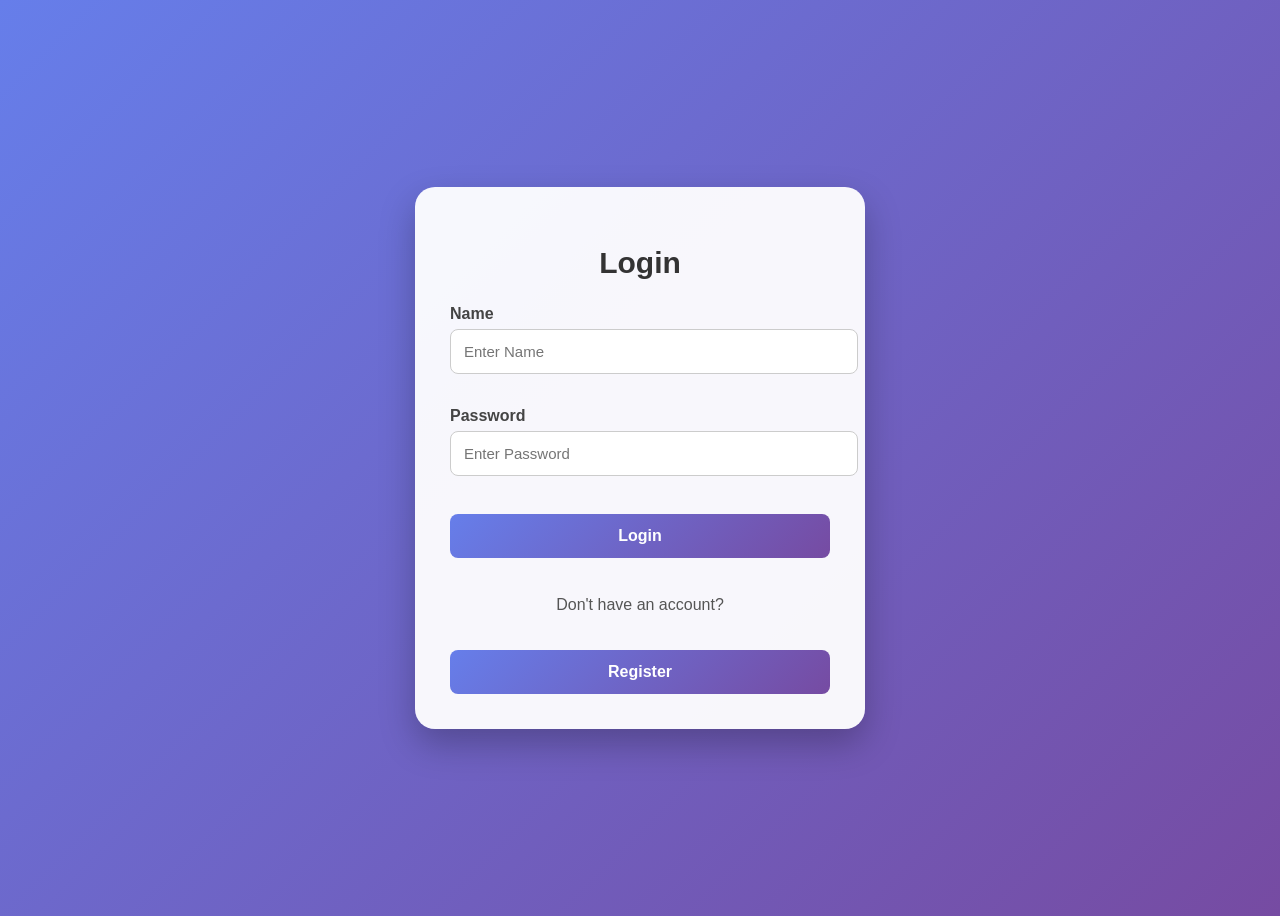
<file: index.html>
<!DOCTYPE html>
<html>
<head>
    <title>Login Page</title>
    <link rel="stylesheet" href="style.css">
</head>

<body>

<div class="container">

    <h2>Login</h2>

    <form onsubmit="loginSuccess(event)">

        <label>Name</label>
        <input type="text" placeholder="Enter Name" required><br><br>

        <label>Password</label>
        <input type="password" placeholder="Enter Password" required><br><br>

        <button type="submit">Login</button><br><br>

    </form>

    <p id="message"></p>

    <p>Don't have an account?</p>

    <a href="registration.html">
        <button type="button">Register</button>
    </a>

</div>

<script>
function loginSuccess(event) {
    event.preventDefault();

    document.getElementById("message").innerHTML =
        "Login Successful!";

    document.getElementById("message").style.color = "green";
    document.getElementById("message").style.fontWeight = "bold";
}
</script>

</body>
</html>
</file>
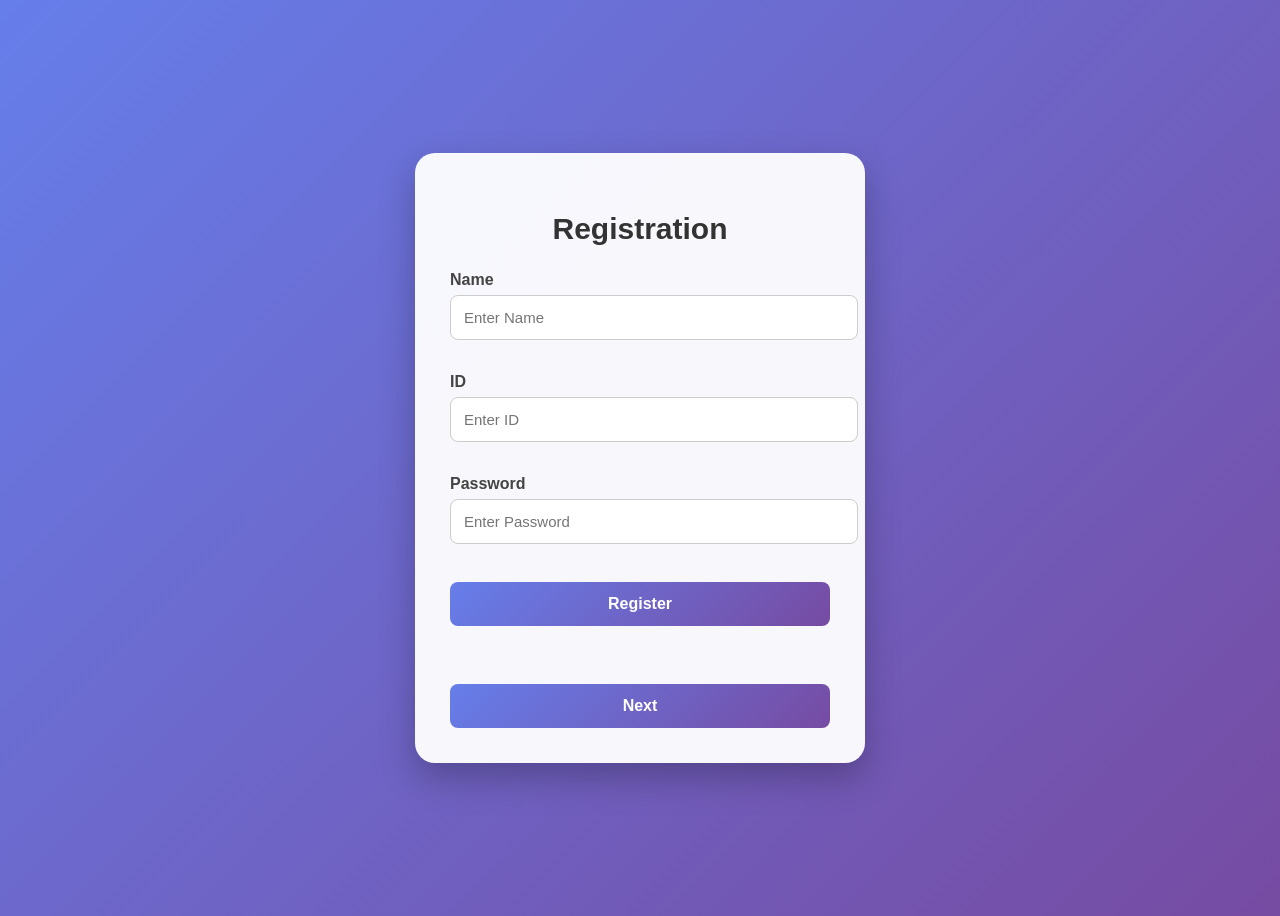
<file: registration.html>
<!DOCTYPE html>
<html>
<head>
    <title>Registration Page</title>
    <link rel="stylesheet" href="style.css">
</head>

<body>

<div class="container">

    <h2>Registration</h2>

    <form onsubmit="registrationSuccess(event)">

        <label>Name</label>
        <input type="text" placeholder="Enter Name" required><br><br>

        <label>ID</label>
        <input type="text" placeholder="Enter ID" required><br><br>

        <label>Password</label>
        <input type="password" placeholder="Enter Password" required><br><br>

        <button type="submit">Register</button><br><br>

    </form>

    <p id="message"></p>

    <a href="address.html">
        <button type="button">Next</button>
    </a>

</div>

<script>
function registrationSuccess(event) {
    event.preventDefault();

    document.getElementById("message").innerHTML =
        "Registration Successful!";

    document.getElementById("message").style.color = "green";
    document.getElementById("message").style.fontWeight = "bold";
}
</script>

</body>
</html>
</file>
<file: style.css>
{
    margin: 0;
    padding: 0;
    box-sizing: border-box;
}

body {
    font-family: Arial, sans-serif;

    /* Beautiful Gradient Background */
    background: linear-gradient(135deg, #667eea, #764ba2);

    min-height: 100vh;

    display: flex;
    justify-content: center;
    align-items: center;
}

/* Main Box */
.container {
    width: 380px;
    padding: 35px;

    background: rgba(255, 255, 255, 0.95);

    border-radius: 20px;

    box-shadow:
        0 15px 35px rgba(0, 0, 0, 0.25);

    text-align: center;
}

/* Heading */
h2 {
    color: #333;
    margin-bottom: 25px;
    font-size: 30px;
}

/* Labels */
label {
    display: block;
    text-align: left;
    margin-top: 15px;
    margin-bottom: 6px;

    font-weight: bold;
    color: #444;
}

/* Input Fields */
input {
    width: 100%;
    padding: 13px;

    border: 1px solid #ccc;
    border-radius: 8px;

    font-size: 15px;

    outline: none;
}

/* Input Focus */
input:focus {
    border-color: #667eea;
    box-shadow: 0 0 5px rgba(102, 126, 234, 0.5);
}

/* Buttons */
button {
    width: 100%;
    padding: 13px;

    margin-top: 20px;

    background: linear-gradient(135deg, #667eea, #764ba2);

    color: white;

    border: none;
    border-radius: 8px;

    font-size: 16px;
    font-weight: bold;

    cursor: pointer;

    transition: 0.3s;
}

/* Button Hover */
button:hover {
    transform: translateY(-2px);

    box-shadow:
        0 5px 15px rgba(0, 0, 0, 0.25);
}

/* Paragraph */
p {
    margin-top: 20px;
    color: #555;
}

/* Link */
a {
    text-decoration: none;
}

/* Mobile Responsive */
@media (max-width: 500px) {

    .container {
        width: 90%;
        padding: 25px;
    }

    h2 {
        font-size: 26px;
    }
}
</file>
